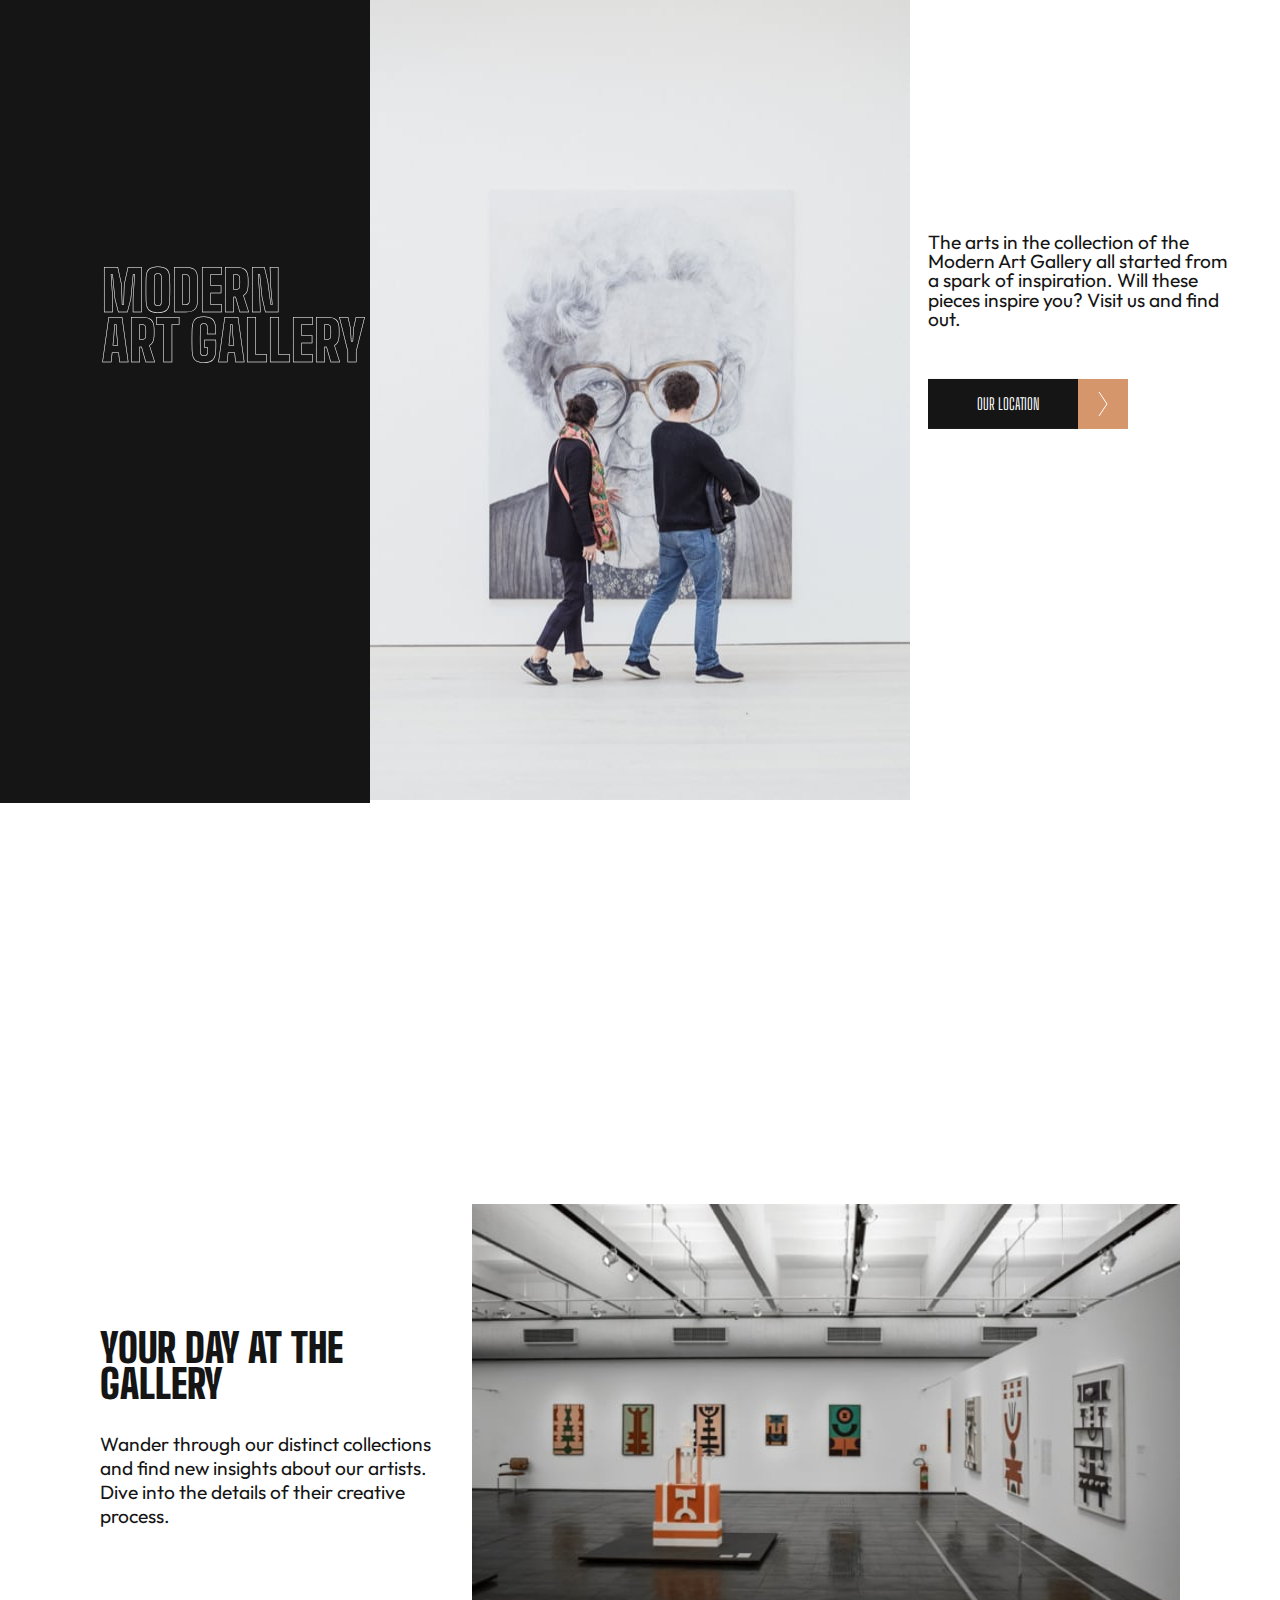
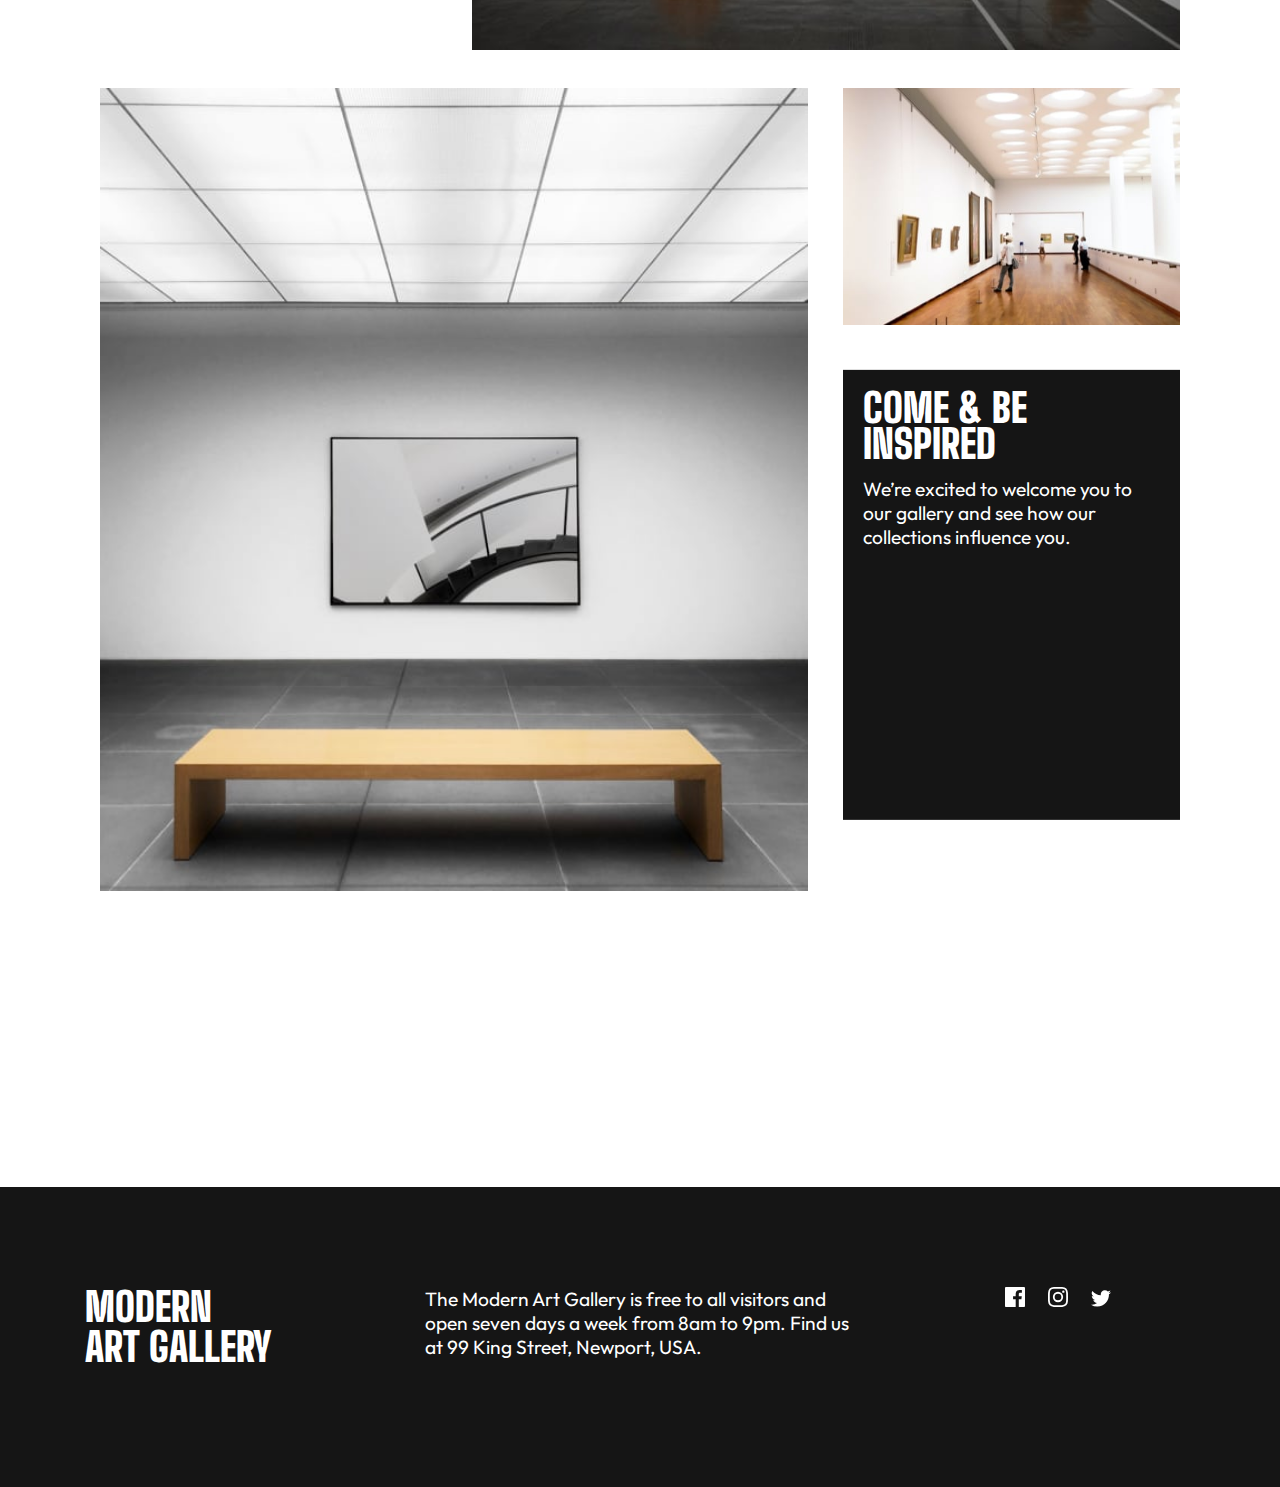
<file: index.html>
<!DOCTYPE html>
<html lang="en">
	<head>
		<meta charset="UTF-8" />
		<meta name="viewport" content="width=device-width, initial-scale=1.0" />

		<link
			rel="icon"
			type="image/png"
			sizes="32x32"
			href="./assets/favicon-32x32.png"
		/>
		<link rel="stylesheet" href="./css/index.css" />

		<title>Frontend Mentor | Art gallery website</title>
	</head>
	<body>
		<div class="container">
			<!-- Start of header -->
			<header class="header">
				<div class="header__grid">
					<div class="blank_black"></div>
					<div class="header_background--desktop">
						<img src="./assets/desktop/image-hero.jpg" alt="" />
					</div>
					<div class="header_background--tablet">
						<img src="./assets/tablet/image-hero.jpg" alt="" />
					</div>
					<div class="header_background--mobile">
						<img src="./assets/mobile/image-hero.jpg" alt="" />
					</div>
					<div class="blank_white"></div>
				</div>

				<div class="header_text">
					<div class="header_text-left">
						<h1 class="header__head">
							<span>Modern </span> Art Gallery
						</h1>
					</div>

					<div class="header_text-right">
						<p class="header__paragraph">
							The arts in the collection of the Modern Art Gallery
							all started from a spark of inspiration. Will these
							pieces inspire you? Visit us and find out.
						</p>
						<div class="button">
							<a href="./location.html" class="primary-btn">
								Our location
							</a>
							<div class="arrow">
								<img
									src="./assets/icon-arrow-right.svg"
									alt="our location button"
								/>
							</div>
						</div>
					</div>
				</div>
			</header>

			<!-- End of header -->

			<!-- start of middle -->
			<div class="middle__section">
				<div class="middle__section--container">
					<div class="card-top">
						<img src="./assets/desktop/image-grid-1.jpg" />
					</div>
					<div class="card-text">
						<h2> Your day at the gallery </h2>
						<p>
							Wander through our distinct collections and find new
							insights about our artists. Dive into the details of
							their creative process.
						</p>
					</div>

					<div class="card-left">
						<img src="./assets/desktop/image-grid-2.jpg" />
					</div>

					<div class="card-right">
						<img src="./assets/desktop/image-grid-3.jpg" />
					</div>

					<div class="be-inspired">
						<h1> Come &amp; be inspired </h1>
						<p>
							We’re excited to welcome you to our gallery and see
							how our collections influence you.
						</p>
					</div>
				</div>
			</div>
			<!-- end of middle -->

			<!-- start of footer -->
			<footer class="footer">
				<div class="footer__container">
					<h1>
						Modern <br />
						Art Gallery
					</h1>
					<p
						>The Modern Art Gallery is free to all visitors and open
						seven days a week from 8am to 9pm. Find us at 99 King
						Street, Newport, USA.
					</p>

					<div class="social--media">
						<img
							src="./assets/icon-facebook.svg"
							alt="icon-facebook"
							class="social--media__icon"
						/>
						<img
							src="./assets/icon-instagram.svg"
							alt="icon-instagram"
							class="social--media__icon"
						/>
						<img
							src="./assets/icon-twitter.svg"
							alt="icon-twitter"
							class="social--media__icon"
						/>
					</div>
				</div>
			</footer>
			<!-- end of footer -->
		</div>
	</body>
</html>
</file>
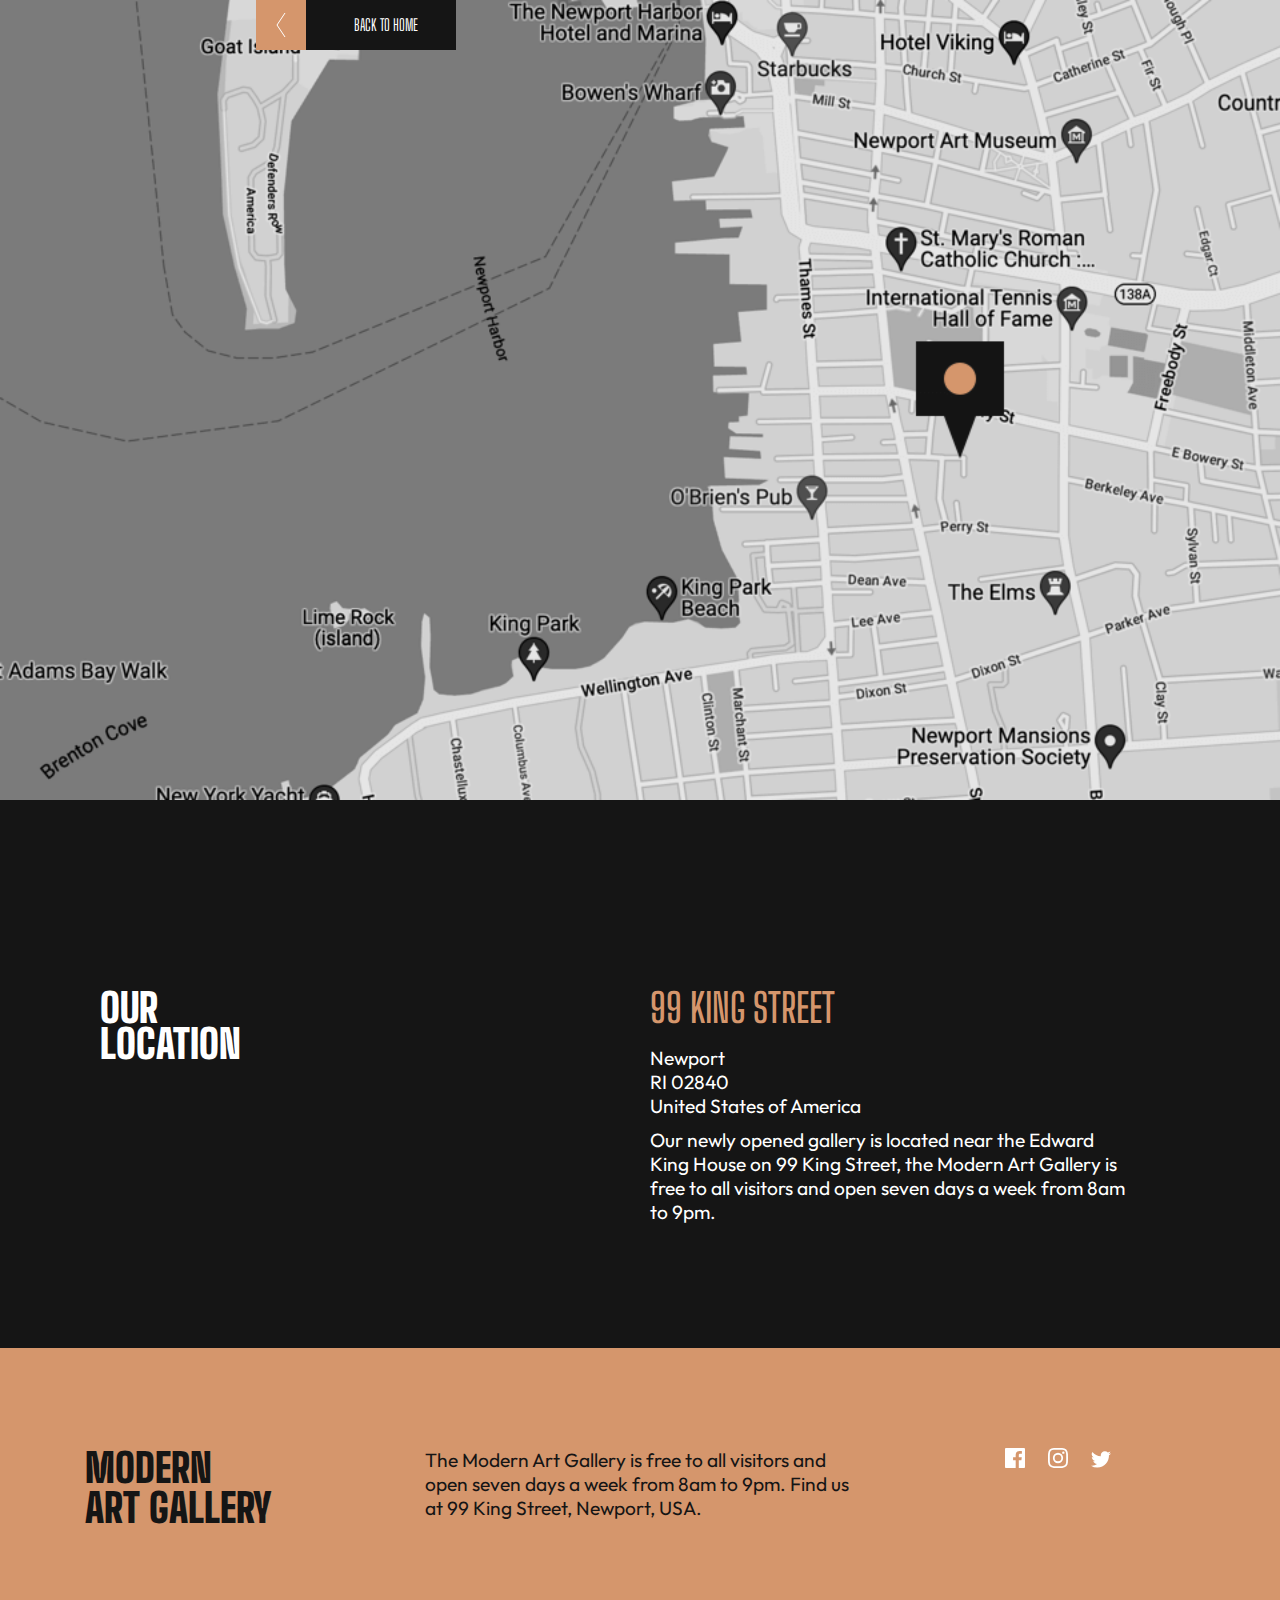
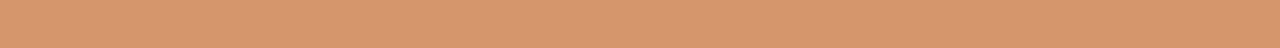
<file: location.html>
<!DOCTYPE html>
<html lang="en">
	<head>
		<meta charset="UTF-8" />
		<meta name="viewport" content="width=device-width, initial-scale=1.0" />

		<link
			rel="icon"
			type="image/png"
			sizes="32x32"
			href="./assets/favicon-32x32.png"
		/>
		<link rel="stylesheet" href="./css/location.css" />
		<title>Frontend Mentor | Art gallery website</title>
	</head>
	<body>
		<div class="container">
			<div class="hero__section">
				<div class="button">
					<div class="arrow">
						<img
							src="./assets/icon-arrow-left.svg"
							alt="back to hompage button"
						/>
					</div>
					<a href="./index.html" class="primary-btn">
						Back to Home
					</a>
				</div>
			</div>

			<div class="middle__section">
				<div class="middle__section--container">
					<div class="location">
						<h1> Our <span> location </span> </h1>
					</div>
					<div class="address">
						<h2> 99 King Street </h2>
						<p>
							Newport <br />
							RI 02840 <br />
							United States of America
						</p>
						<p>
							Our newly opened gallery is located near the Edward
							King House on 99 King Street, the Modern Art Gallery
							is free to all visitors and open seven days a week
							from 8am to 9pm.
						</p>
					</div>
				</div>
			</div>

			<!-- start of footer -->
			<footer class="footer">
				<div class="footer__container">
					<h1>
						Modern <br />
						Art Gallery
					</h1>
					<p
						>The Modern Art Gallery is free to all visitors and open
						seven days a week from 8am to 9pm. Find us at 99 King
						Street, Newport, USA.</p
					>
					<div class="social--media">
						<img
							src="./assets/icon-facebook.svg"
							alt="icon-facebook"
							class="social--media__icon"
						/>
						<img
							src="./assets/icon-instagram.svg"
							alt="icon-instagram"
							class="social--media__icon"
						/>
						<img
							src="./assets/icon-twitter.svg"
							alt="icon-twitter"
							class="social--media__icon"
						/>
					</div>
				</div>
			</footer>
			<!-- end of footer -->
		</div>
	</body>
</html>
</file>
<file: css/index.css>
@import url('https://fonts.googleapis.com/css2?family=Big+Shoulders+Display:wght@700;900&family=Outfit:wght@300&display=swap');

* {
	box-sizing: border-box;
	margin: 0;
	padding: 0;
}

body {
	font-family: 'Big Shoulders Display', cursive;
	background: #ffffff;
	color: #151515;
	min-height: 100%;
}

p {
	font-family: 'Outfit', sans-serif;
	font-size: 1.2rem;
}

h1,
h2 {
	font-weight: 900;
	text-transform: uppercase;
	font-size: 2.5rem;
	margin-bottom: 15px;
	line-height: 0.9;
}

.header_text {
	display: flex;
	flex-direction: column;
	max-width: 100%;
	padding: 20px;
}

.header_text p {
	margin-bottom: 15px;
	line-height: 1;
	max-width: 100%;
	margin-bottom: 50px;
}

.header__head {
	display: flex;
	flex-direction: column;
	margin-bottom: 30px;
}

.header_background--desktop,
.header_background--tablet,
.header_background--mobile {
	display: none;
}

.button {
	width: 200px;
	display: flex;
	justify-content: center;
	align-items: center;
	line-height: 50px;
	cursor: pointer;
}
.primary-btn {
	width: 150px;
	padding-left: 10px;
	background: #151515;
	color: #ffffff;
	text-decoration: none;
	text-transform: uppercase;
	text-align: center;
}

.primary-btn:hover {
	background: #d5966c;
}
.button .arrow:hover {
	background: #151515;
}

.button .arrow {
	width: 50px;
	height: 50px;
	background: #d5966c;
	display: flex;
	justify-content: center;
	align-items: center;
}

.middle__section,
.footer__container {
	max-width: 1110px;
	margin: 0 auto;
}

.middle__section--container {
	margin: 150px 0;
}
.middle__section--container div {
	margin: 15px;
}

.middle__section--container img {
	object-fit: cover;
	width: 100%;
	max-height: 100%;
}

.card-text {
	display: flex;
	flex-direction: column;
	justify-content: center;
	gap: 15px;
}

.be-inspired {
	background: #151515;
	color: #ffffff;
	padding: 20px;
}

.footer {
	background: #151515;
	color: #ffffff;
	padding: 100px 20px;
	min-height: 300px;
}

.footer__container h1 {
	line-height: 1;
	text-align: left;
}
.footer__container p {
	padding: 25px 0;
}

.social--media img {
	margin: 0 10px;
}

/* mobile view */
@media (max-width: 500px) {
	.header_background--mobile {
		display: block;
		width: 100%;
		margin-bottom: 20px;
	}
}

/* tablet view */

@media (min-width: 600px) {
	.header_background--desktop,
	.header_background--mobile {
		display: none;
	}

	.header_background--tablet {
		display: block;
		z-index: -1;
	}

	h1,
	h2 {
		font-size: 2.5rem;
	}

	.header {
		display: flex;
	}

	.header__grid {
		z-index: -1;
	}

	.header_text {
		max-width: 350px;
		z-index: 99;
		transform: translateX(-100px);
	}
	.footer__container {
		display: grid;
		grid-template-columns: 200px auto 200px;
	}

	.middle__section--container {
		min-height: 1150px;
		display: grid;
		grid-template-columns: repeat(3, 1fr);
		grid-template-rows: repeat(3, 1fr);
		gap: 5px;
	}
	.card-top {
		grid-column: 2/4;
		grid-row: 1/2;
	}

	.card-left {
		grid-row: 2/4;
		grid-column: 1/3;
	}

	.card-right {
		grid-row: 2/3;
		grid-column: 3;
	}

	.be-inspired {
		grid-row: 3;
		grid-column: 3;
		transform: translateY(-45%);
	}

	.footer__container p {
		max-width: 430px;
		margin: 0 auto;
		padding: 0;
	}
}

/* Desktop View */

@media (min-width: 992px) {
	.container {
		max-width: 1440px;
		margin: 0 auto;
	}

	.header_background--tablet,
	.header_background--mobile {
		display: none;
	}
	.header {
		display: block;
	}

	.header_background--desktop {
		display: block;
	}

	.header__grid {
		display: grid;
		grid-template-columns: repeat(3, 1fr);
		z-index: -99;
	}
	.blank_black {
		min-height: 100%;
		background: #151515;
	}
	.header_text {
		display: flex;
		flex-direction: row;
		justify-content: space-between;
		align-items: center;
		transform: translateY(-250%);
		max-width: 95%;
		margin: 0 auto;
		z-index: 99;
	}
	.header_text-right {
		max-width: 300px;
	}
	.header__head {
		color: transparent;
		-webkit-text-stroke: 0.5px #fff;
		font-size: 3.5rem;
		margin-left: 50px;
	}
}
</file>
<file: css/location.css>
@import url('https://fonts.googleapis.com/css2?family=Big+Shoulders+Display:wght@700;900&family=Outfit:wght@300&display=swap');

* {
	box-sizing: border-box;
	margin: 0;
	padding: 0;
}

body {
	font-family: 'Big Shoulders Display', cursive;
	background: #ffffff;
	color: #151515;
	min-height: 100%;
}

p {
	font-family: 'Outfit', sans-serif;
	font-size: 1.2rem;
}
h1,
h2 {
	font-weight: 900;
	text-transform: uppercase;
	font-size: 2.5rem;
	margin-bottom: 15px;
	line-height: 0.9;
}

.hero__section {
	min-height: 550px;
	background: url(../assets/mobile/image-map.png);
	background-repeat: no-repeat;
	background-size: cover;
}

.button {
	width: 200px;
	display: flex;
	justify-content: center;
	align-items: center;
	line-height: 50px;
	cursor: pointer;
	position: absolute;
	top: 0;
	left: 0;
}
.primary-btn {
	width: 150px;
	padding-left: 10px;
	background: #151515;
	color: #ffffff;
	text-decoration: none;
	text-transform: uppercase;
	text-align: center;
}

.primary-btn:hover {
	background: #d5966c;
}
.button .arrow:hover {
	background: #151515;
}

.button .arrow {
	width: 50px;
	height: 50px;
	background: #d5966c;
	display: flex;
	justify-content: center;
	align-items: center;
}

.middle__section {
	background: #151515;
	color: #ffffff;
	min-height: 548px;
	padding: 20px;
}

.middle__section--container,
.footer__container {
	max-width: 1110px;
	margin: 0 auto;
}

.middle__section .location {
	max-width: 100%;
	text-transform: uppercase;
	margin-top: 70px;
	padding: 0 15px;
	line-height: 1;
}

.address {
	margin-top: 50px;
	max-width: 500px;
}

.address h2 {
	color: #d5966c;
	text-transform: uppercase;
	margin: 20px 10px;
	font-weight: 600;
}

.address p {
	margin: 10px 10px;
}
.footer {
	background: #d5966c;
	padding: 100px 20px;
	min-height: 300px;
}

.footer__container h1 {
	line-height: 1;
	text-align: left;
}
.footer__container p {
	padding: 25px 0;
}

.social--media img {
	margin: 0 10px;
}

/* Tablet and Desktop Screen */
@media (min-width: 768px) {
	.container {
		max-width: 1440px;
		margin: 0 auto;
	}
	.hero__section {
		min-height: 800px;
		background: url(../assets/desktop/image-map.png);
		background-repeat: no-repeat;
		background-size: cover;
	}
	.button {
		position: absolute;
		top: 0;
		left: 20%;
	}
	.middle__section--container {
		padding-top: 100px;
		display: grid;
		grid-template-columns: 1fr 1fr;
	}
	.middle__section .location {
		font-size: 2.5rem;
		margin-top: 70px;
	}
	.middle__section .location > h1 {
		display: flex;
		flex-direction: column;
	}

	.footer__container {
		display: grid;
		grid-template-columns: 200px auto 200px;
	}

	.footer__container h1 {
		line-height: 1;
		font-size: 2.5rem;
	}
	.footer__container p {
		max-width: 430px;
		margin: 0 auto;
		padding: 0;
	}
}
</file>
